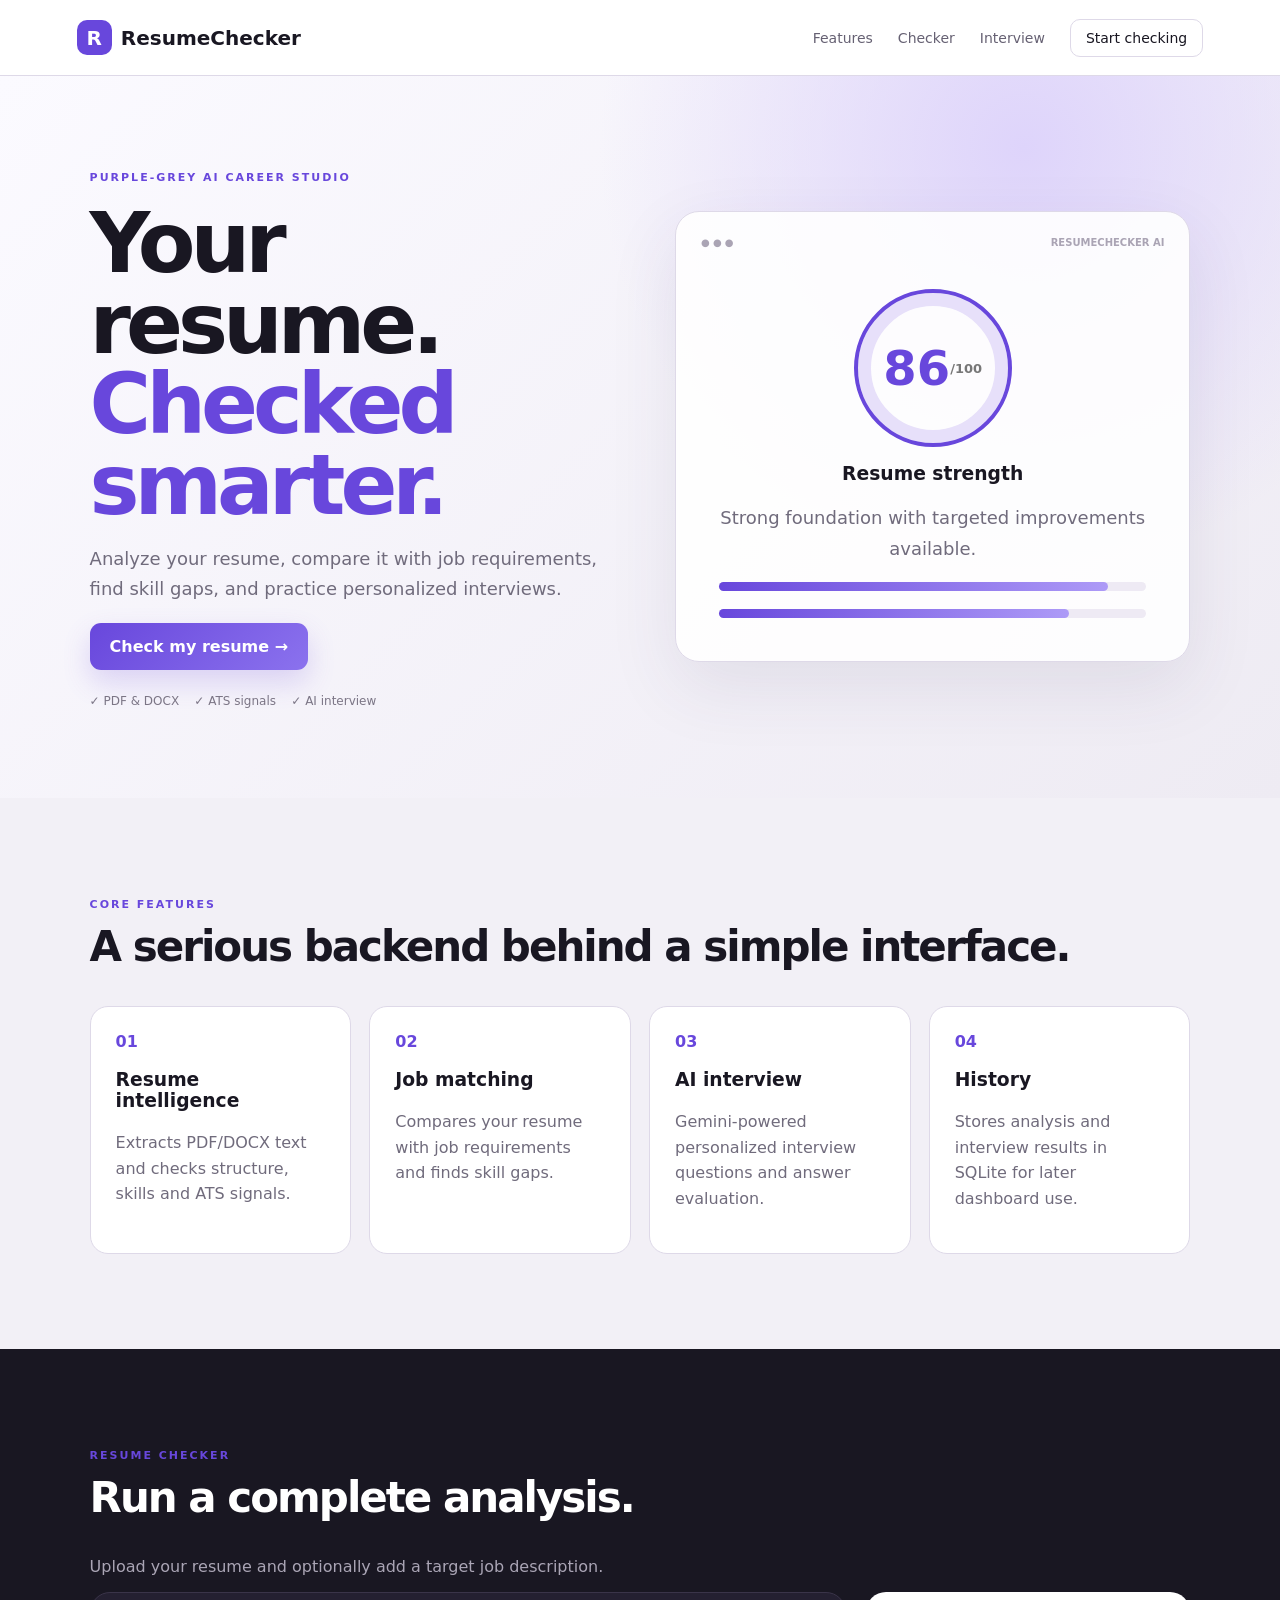
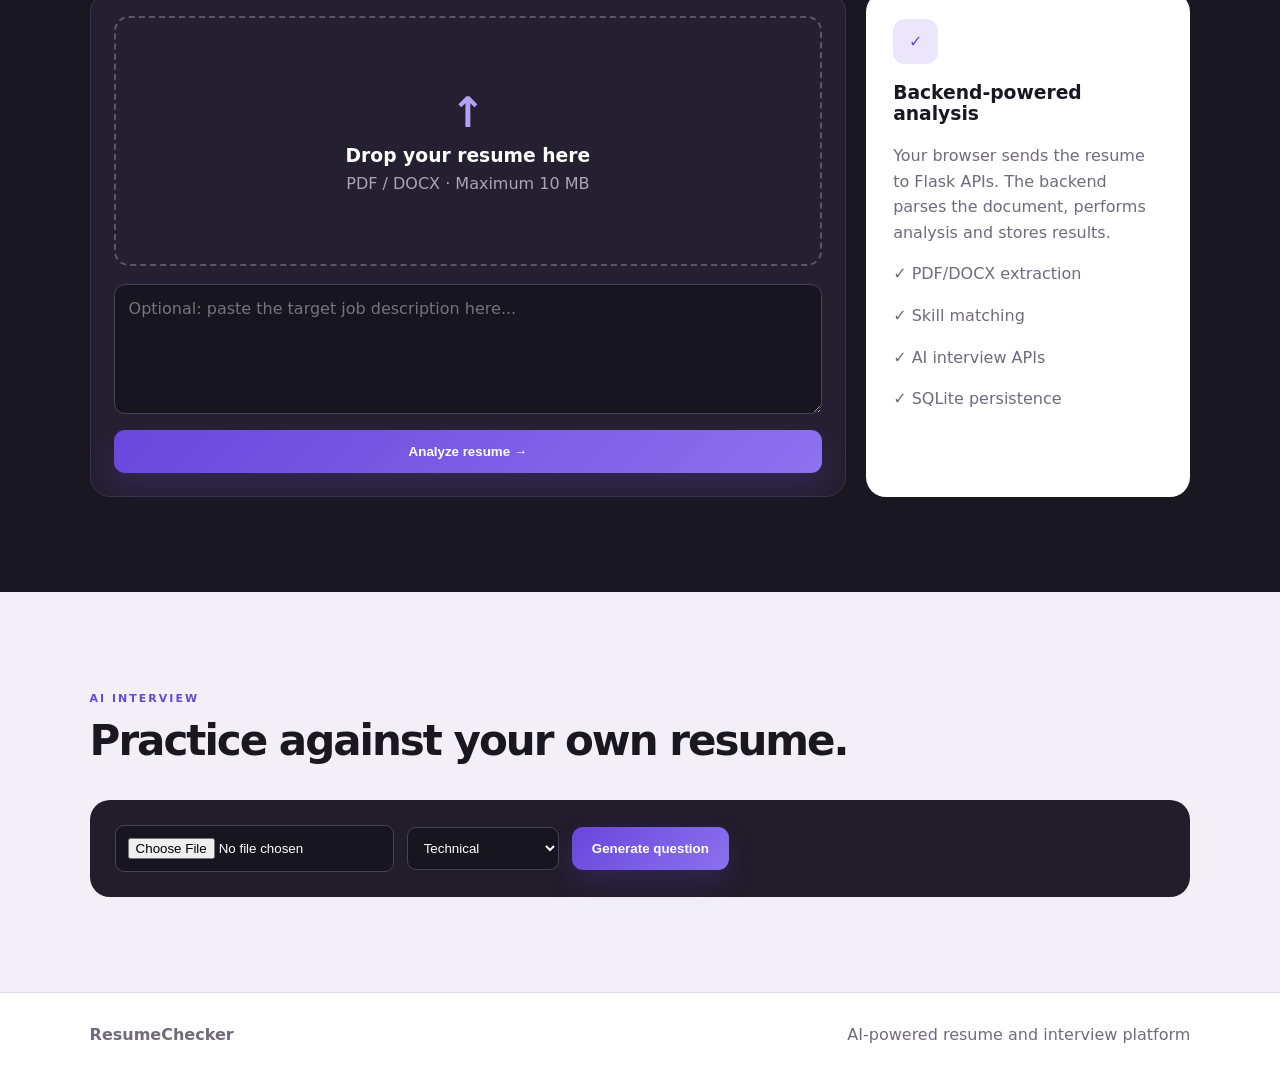
<file: templates/index.html>
<!doctype html>
<html>
<head>
<meta charset="utf-8">
<meta name="viewport" content="width=device-width,initial-scale=1">
<title>ResumeChecker — AI Career Studio</title>
<link rel="stylesheet" href="/static/style.css">
</head>
<body>

<header>
  <a class="brand"><span>R</span> ResumeChecker</a>
  <nav>
    <a href="#features">Features</a>
    <a href="#checker">Checker</a>
    <a href="#interview">Interview</a>
    <a class="nav-btn" href="#checker">Start checking</a>
  </nav>
</header>

<section class="hero">
  <div>
    <small>PURPLE-GREY AI CAREER STUDIO</small>
    <h1>Your resume.<br><em>Checked smarter.</em></h1>
    <p>Analyze your resume, compare it with job requirements, find skill gaps, and practice personalized interviews.</p>
    <a class="btn" href="#checker">Check my resume →</a>
    <div class="trust">✓ PDF & DOCX &nbsp;&nbsp; ✓ ATS signals &nbsp;&nbsp; ✓ AI interview</div>
  </div>

  <div class="preview">
    <div class="dots">● ● ● <b>RESUMECHECKER AI</b></div>
    <div class="score-circle">86<small>/100</small></div>
    <h3>Resume strength</h3>
    <p>Strong foundation with targeted improvements available.</p>
    <div class="bar"><i style="width:91%"></i></div>
    <div class="bar"><i style="width:82%"></i></div>
  </div>
</section>

<section id="features" class="section">
  <small>CORE FEATURES</small>
  <h2>A serious backend behind a simple interface.</h2>

  <div class="cards">
    <article><b>01</b><h3>Resume intelligence</h3><p>Extracts PDF/DOCX text and checks structure, skills and ATS signals.</p></article>
    <article><b>02</b><h3>Job matching</h3><p>Compares your resume with job requirements and finds skill gaps.</p></article>
    <article><b>03</b><h3>AI interview</h3><p>Gemini-powered personalized interview questions and answer evaluation.</p></article>
    <article><b>04</b><h3>History</h3><p>Stores analysis and interview results in SQLite for later dashboard use.</p></article>
  </div>
</section>

<section id="checker" class="section dark">
  <small>RESUME CHECKER</small>
  <h2>Run a complete analysis.</h2>
  <p>Upload your resume and optionally add a target job description.</p>

  <div class="workspace">
    <form id="resumeForm">
      <label class="dropzone" for="resume">
        <strong>↑</strong>
        <h3 id="fileTitle">Drop your resume here</h3>
        <span id="fileInfo">PDF / DOCX · Maximum 10 MB</span>
      </label>

      <input id="resume" type="file" accept=".pdf,.docx" hidden>

      <textarea id="jobDescription"
        placeholder="Optional: paste the target job description here..."></textarea>

      <button class="btn full">Analyze resume →</button>
    </form>

    <aside>
      <div class="check">✓</div>
      <h3>Backend-powered analysis</h3>
      <p>Your browser sends the resume to Flask APIs. The backend parses the document, performs analysis and stores results.</p>
      <p>✓ PDF/DOCX extraction</p>
      <p>✓ Skill matching</p>
      <p>✓ AI interview APIs</p>
      <p>✓ SQLite persistence</p>
    </aside>
  </div>
</section>

<section id="results" class="section hidden">
  <small>ANALYSIS RESULTS</small>
  <h2>Your resume report.</h2>

  <div class="results">
    <div class="metric">
      <small>RESUME SCORE</small>
      <strong id="score">--</strong>
      <div class="meter"><i id="scoreBar"></i></div>
    </div>

    <div class="metric stats">
      <div>Words<b id="words">--</b></div>
      <div>Skills<b id="skillCount">--</b></div>
      <div>Job match<b id="jobScore">--</b></div>
    </div>
  </div>

  <div class="results">
    <div class="panel">
      <h3>Detected skills</h3>
      <div id="skills"></div>
    </div>

    <div class="panel">
      <h3>Resume sections</h3>
      <div id="sections"></div>
    </div>
  </div>

  <div class="results">
    <div class="panel">
      <h3>Improvement plan</h3>
      <ul id="suggestions"></ul>
    </div>

    <div class="panel">
      <h3>Job skill gaps</h3>
      <div id="gaps"></div>
    </div>
  </div>
</section>

<section id="interview" class="section">
  <small>AI INTERVIEW</small>
  <h2>Practice against your own resume.</h2>

  <div class="interview-box">
    <input id="interviewFile" type="file" accept=".pdf,.docx">

    <select id="interviewType">
      <option>Technical</option>
      <option>Behavioral</option>
      <option>HR</option>
      <option>Project</option>
      <option>Generative AI</option>
      <option>Machine Learning</option>
    </select>

    <button class="btn" id="questionButton">Generate question</button>

    <div id="questionArea" class="hidden">
      <hr>
      <small>AI INTERVIEW QUESTION</small>
      <h3 id="question"></h3>

      <textarea id="answer"
        placeholder="Write your answer here..."></textarea>

      <button class="btn" id="evaluateButton">Evaluate answer</button>

      <div id="feedback"></div>
    </div>
  </div>
</section>

<footer>
  <b>ResumeChecker</b>
  <span>AI-powered resume and interview platform</span>
</footer>

<script src="/static/script.js"></script>
</body>
</html>
</file>
<file: static/style.css>
:root{
  --bg:#f2f0f6;
  --paper:#ffffff;
  --ink:#191722;
  --muted:#706b7c;
  --line:#ded9e8;
  --purple:#6847dc;
  --purple2:#8b72ee;
  --light:#ece6fb;
  --dark:#191722;
  --dark2:#242031;
  --green:#32a678;
}

*{box-sizing:border-box}

html{scroll-behavior:smooth}

body{
  margin:0;
  background:var(--bg);
  color:var(--ink);
  font-family:Inter,system-ui,-apple-system,Segoe UI,sans-serif
}

a{text-decoration:none;color:inherit}

header{
  height:76px;
  background:#fff;
  border-bottom:1px solid var(--line);
  padding:0 6%;
  display:flex;
  align-items:center;
  justify-content:space-between;
  position:sticky;
  top:0;
  z-index:20
}

.brand{
  font-weight:900;
  font-size:20px;
  display:flex;
  align-items:center;
  gap:9px
}

.brand span{
  display:grid;
  place-items:center;
  width:35px;
  height:35px;
  border-radius:10px;
  background:var(--purple);
  color:white
}

nav{
  display:flex;
  gap:25px;
  align-items:center;
  color:#666173;
  font-size:14px
}

nav a:hover{color:var(--purple)}

.nav-btn{
  padding:10px 15px;
  border:1px solid var(--line);
  border-radius:10px;
  color:var(--ink)
}

.hero{
  min-height:670px;
  padding:90px 7%;
  display:grid;
  grid-template-columns:1fr 1fr;
  gap:70px;
  align-items:center;
  background:
    radial-gradient(circle at 80% 10%,#ded4fb,transparent 35%),
    linear-gradient(135deg,#fbfaff,#eeebf3)
}

.hero>div:first-child small,
.section>small{
  font-size:11px;
  letter-spacing:2px;
  font-weight:900;
  color:var(--purple)
}

.hero h1{
  font-size:clamp(52px,7vw,84px);
  line-height:.96;
  letter-spacing:-5px;
  margin:18px 0
}

.hero h1 em{
  color:var(--purple);
  font-style:normal
}

.hero p{
  max-width:620px;
  color:var(--muted);
  font-size:18px;
  line-height:1.7
}

.btn{
  display:inline-block;
  border:0;
  background:linear-gradient(135deg,var(--purple),var(--purple2));
  color:#fff;
  border-radius:11px;
  padding:14px 20px;
  font-weight:850;
  cursor:pointer;
  box-shadow:0 12px 28px #6847dc33
}

.trust{
  margin-top:24px;
  color:#7b7585;
  font-size:12px
}

.preview{
  background:rgba(255,255,255,.9);
  border:1px solid var(--line);
  border-radius:24px;
  padding:25px;
  box-shadow:0 25px 70px #3d315c18;
  text-align:center
}

.dots{
  text-align:left;
  color:#aaa4b4;
  font-size:10px
}

.dots b{
  float:right;
  font-weight:700
}

.score-circle{
  width:150px;
  height:150px;
  border-radius:50%;
  border:13px solid #e7e0fa;
  outline:4px solid var(--purple);
  display:flex;
  align-items:center;
  justify-content:center;
  margin:45px auto 20px;
  color:var(--purple);
  font-size:48px;
  font-weight:900
}

.score-circle small{
  font-size:13px;
  color:#777
}

.preview p{color:var(--muted)}

.bar{
  height:9px;
  background:#eeeaf4;
  border-radius:99px;
  margin:18px
}

.bar i{
  display:block;
  height:100%;
  background:linear-gradient(90deg,var(--purple),#ad9af7);
  border-radius:99px
}

.section{
  padding:95px 7%
}

.section h2{
  font-size:42px;
  letter-spacing:-2px;
  margin:10px 0 35px
}

.cards{
  display:grid;
  grid-template-columns:repeat(4,1fr);
  gap:18px
}

.cards article,
.panel,
.metric{
  background:var(--paper);
  border:1px solid var(--line);
  border-radius:18px;
  padding:25px
}

.cards article>b{color:var(--purple)}

.cards p{
  color:var(--muted);
  line-height:1.6
}

.dark{
  background:var(--dark);
  color:#fff
}

.dark>p{color:#aaa5b5}

.workspace{
  display:grid;
  grid-template-columns:1.4fr .6fr;
  gap:20px
}

.workspace form{
  background:var(--dark2);
  border:1px solid #3a3449;
  border-radius:20px;
  padding:23px
}

.dropzone{
  height:250px;
  border:2px dashed #5b556c;
  border-radius:15px;
  display:flex;
  flex-direction:column;
  align-items:center;
  justify-content:center;
  text-align:center;
  cursor:pointer;
  color:#aaa5b5
}

.dropzone:hover{
  border-color:#a998f5;
  background:#2a2539
}

.dropzone strong{
  font-size:42px;
  color:#b3a1f6
}

.dropzone h3{
  color:#fff;
  margin:8px
}

.workspace textarea,
.interview-box textarea{
  width:100%;
  min-height:130px;
  background:#171520;
  color:#fff;
  border:1px solid #494158;
  border-radius:11px;
  padding:14px;
  margin-top:18px;
  font:inherit;
  resize:vertical
}

.full{
  width:100%;
  margin-top:12px
}

.workspace aside{
  background:#fff;
  color:var(--ink);
  border-radius:20px;
  padding:27px
}

.workspace aside p{
  color:var(--muted);
  line-height:1.6
}

.check{
  width:45px;
  height:45px;
  display:grid;
  place-items:center;
  background:var(--light);
  color:var(--purple);
  border-radius:12px;
  font-weight:900
}

.hidden{display:none}

.results{
  display:grid;
  grid-template-columns:1fr 1fr;
  gap:18px;
  margin-bottom:18px
}

.metric strong{
  display:block;
  color:var(--purple);
  font-size:65px;
  margin:8px 0
}

.meter{
  height:10px;
  background:#e8e4ee;
  border-radius:10px;
  overflow:hidden
}

.meter i{
  display:block;
  height:100%;
  width:0;
  background:linear-gradient(90deg,var(--purple),var(--purple2));
  border-radius:10px
}

.stats{
  display:grid;
  grid-template-columns:repeat(3,1fr)
}

.stats div{
  color:#777;
  font-size:12px;
  padding:10px;
  border-right:1px solid var(--line)
}

.stats div:last-child{border:0}

.stats b{
  display:block;
  color:var(--ink);
  font-size:28px;
  margin-top:7px
}

.chip{
  display:inline-block;
  padding:8px 11px;
  margin:4px;
  border-radius:20px;
  background:var(--light);
  color:#5638b9;
  font-size:12px;
  font-weight:700
}

.row{
  display:flex;
  justify-content:space-between;
  padding:9px 0;
  border-bottom:1px solid #eee
}

.ok{color:var(--green)}
.bad{color:#bb5a68}

.panel li{
  color:#666173;
  line-height:1.5;
  margin:10px
}

.interview-box{
  background:#211d2b;
  border-radius:20px;
  padding:25px;
  color:#fff
}

.interview-box input,
.interview-box select{
  background:#171520;
  color:#fff;
  border:1px solid #494158;
  padding:12px;
  border-radius:9px;
  margin-right:8px
}

.interview-box hr{
  border:0;
  border-top:1px solid #40394e;
  margin:25px 0
}

.interview-box h3{
  font-size:24px
}

#feedback{
  margin-top:20px
}

footer{
  background:#fff;
  border-top:1px solid var(--line);
  padding:32px 7%;
  display:flex;
  justify-content:space-between;
  color:var(--muted)
}

@media(max-width:850px){
  .hero,.workspace,.results{
    grid-template-columns:1fr
  }

  .cards{
    grid-template-columns:1fr 1fr
  }

  nav a:not(.nav-btn){
    display:none
  }
}

@media(max-width:550px){
  .cards{grid-template-columns:1fr}

  .hero,.section{
    padding-left:5%;
    padding-right:5%
  }

  .stats{
    grid-template-columns:1fr
  }

  .stats div{
    border-right:0;
    border-bottom:1px solid var(--line)
  }

  .interview-box input,
  .interview-box select{
    width:100%;
    margin:0 0 10px
  }

  footer{
    flex-direction:column;
    gap:12px
  }
}
</file>
